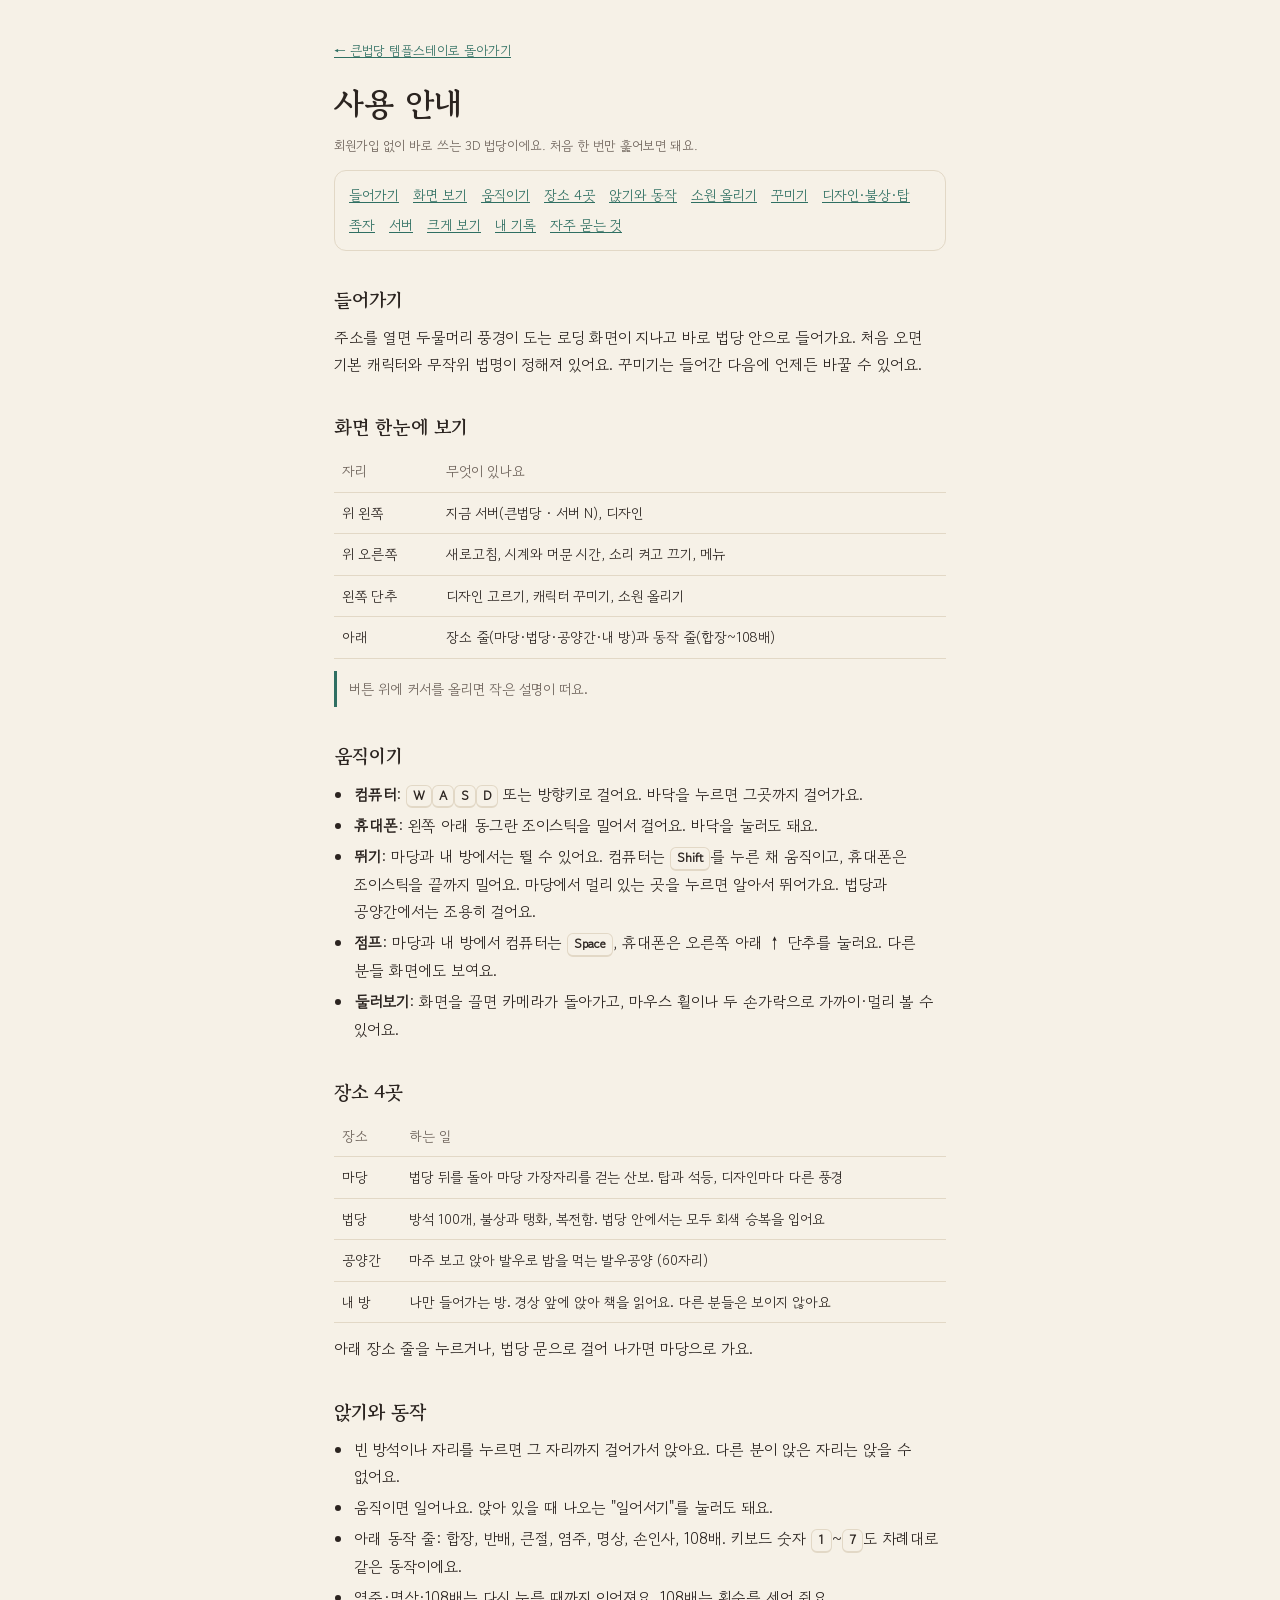
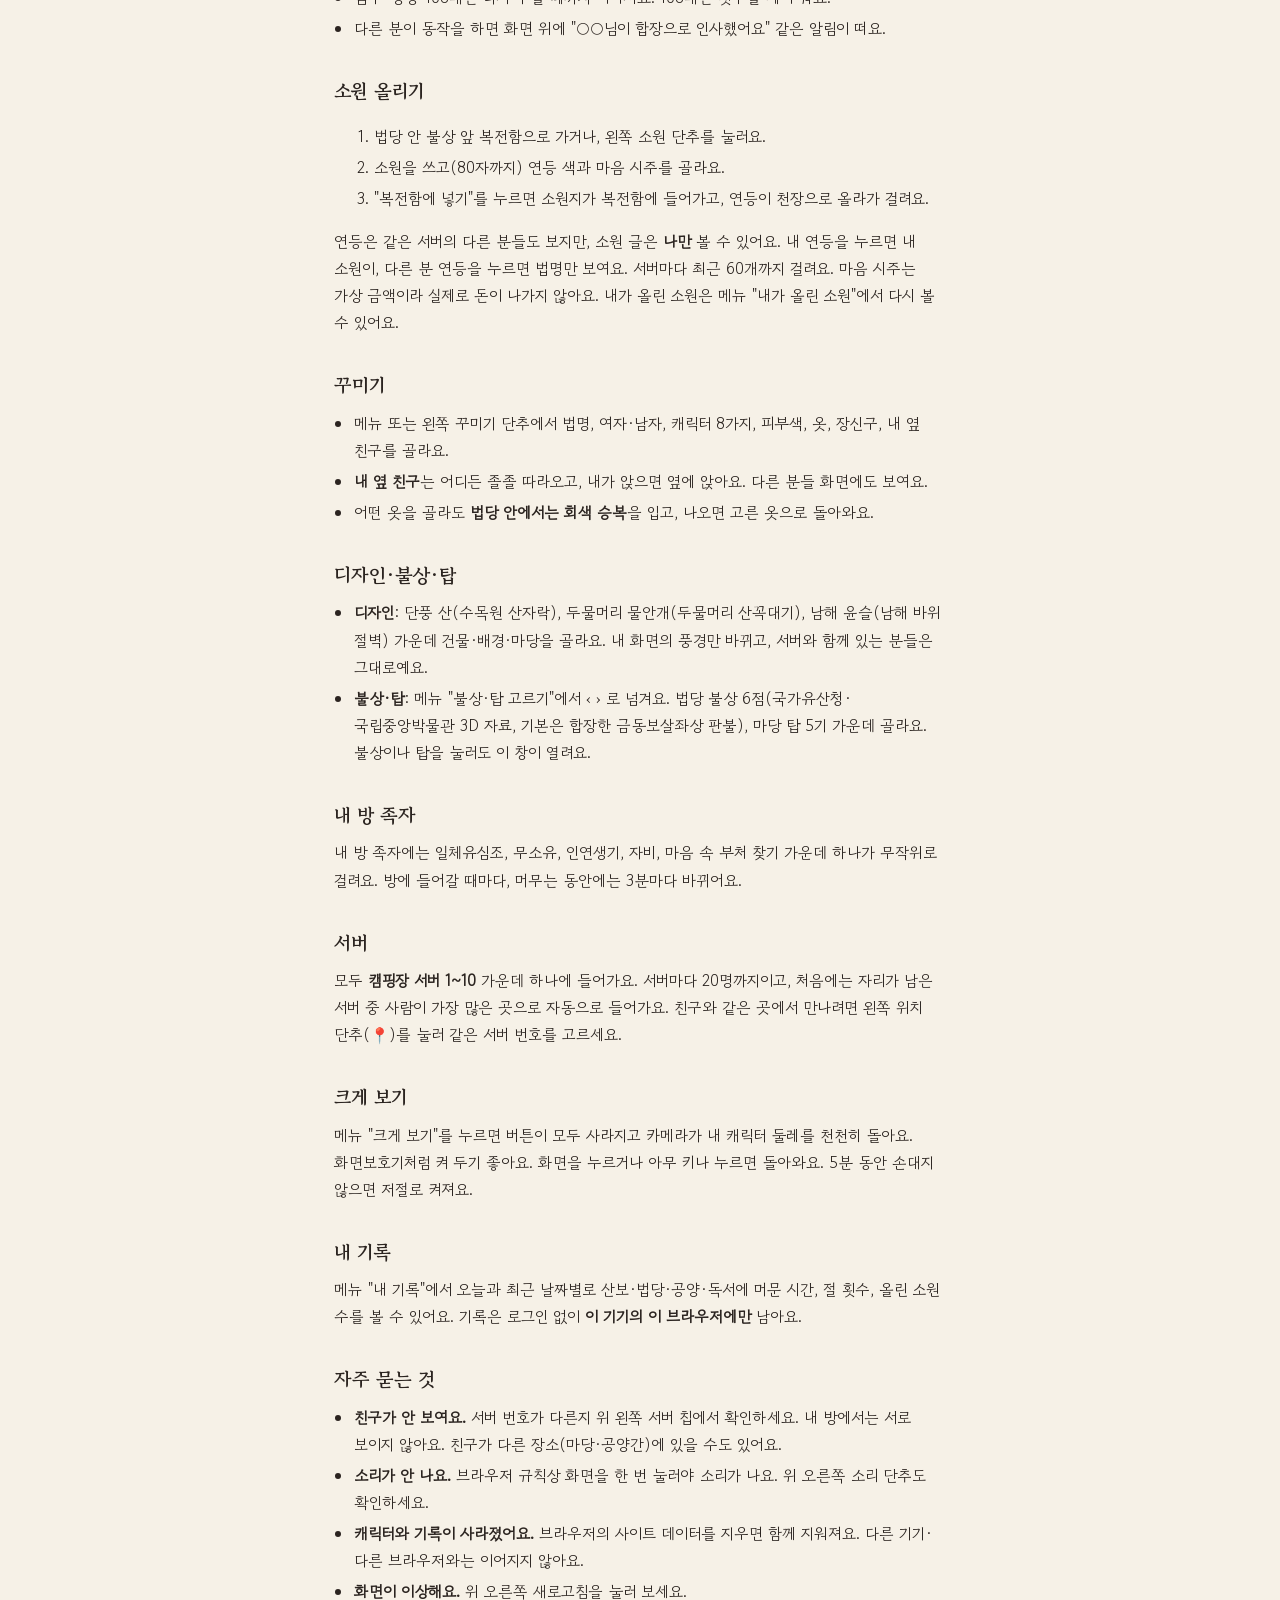
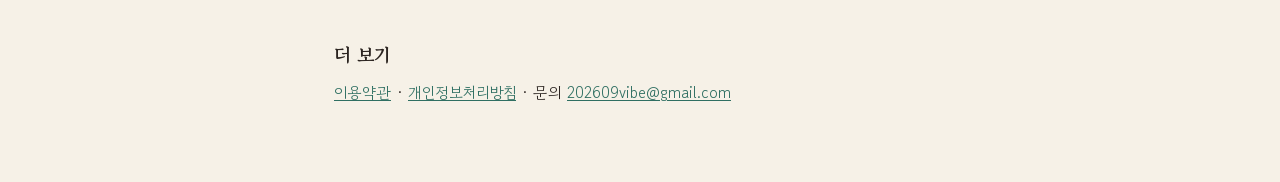
<file: guide.html>
<!doctype html>
<html lang="ko">
<head>
<meta charset="utf-8">
<meta name="viewport" content="width=device-width, initial-scale=1">
<title>사용 안내 · 큰법당 템플스테이</title>
<meta name="description" content="큰법당 템플스테이 쓰는 법: 움직이기, 앉기와 동작, 소원 올리기, 꾸미기">
<link rel="icon" type="image/svg+xml" href="favicon.svg">
<link rel="icon" type="image/png" sizes="32x32" href="icon-32.png">
<link rel="stylesheet" href="https://fonts.googleapis.com/css2?family=Gowun+Batang:wght@700&family=Gowun+Dodum&display=swap">
<link rel="stylesheet" href="legal.css">
<style>
  .toc { display: flex; flex-wrap: wrap; gap: 6px 14px; padding: 12px 14px; border: 1px solid var(--line); border-radius: 12px; font-size: 14px; }
  .toc a { white-space: nowrap; }
  kbd { display: inline-block; min-width: 1.6em; padding: 0 6px; border: 1px solid var(--line); border-bottom-width: 2px; border-radius: 6px; font: 600 13px/1.6 "Gowun Dodum", sans-serif; text-align: center; }
  .tip { border-left: 3px solid var(--jade); padding: 6px 12px; color: var(--muted); font-size: 14px; }
  td:first-child { white-space: nowrap; }
</style>
</head>
<body>
<main>
  <p class="back"><a href="./">← 큰법당 템플스테이로 돌아가기</a></p>
  <h1>사용 안내</h1>
  <p class="meta">회원가입 없이 바로 쓰는 3D 법당이에요. 처음 한 번만 훑어보면 돼요.</p>

  <nav class="toc" aria-label="차례">
    <a href="#start">들어가기</a><a href="#screen">화면 보기</a><a href="#move">움직이기</a><a href="#places">장소 4곳</a>
    <a href="#sit">앉기와 동작</a><a href="#wish">소원 올리기</a><a href="#look">꾸미기</a>
    <a href="#design">디자인·불상·탑</a><a href="#scroll">족자</a><a href="#server">서버</a><a href="#calm">크게 보기</a>
    <a href="#record">내 기록</a><a href="#faq">자주 묻는 것</a>
  </nav>

  <h2 id="start">들어가기</h2>
  <p>주소를 열면 두물머리 풍경이 도는 로딩 화면이 지나고 바로 법당 안으로 들어가요. 처음 오면 기본 캐릭터와 무작위 법명이 정해져 있어요. 꾸미기는 들어간 다음에 언제든 바꿀 수 있어요.</p>

  <h2 id="screen">화면 한눈에 보기</h2>
  <table>
    <thead><tr><th>자리</th><th>무엇이 있나요</th></tr></thead>
    <tbody>
      <tr><td>위 왼쪽</td><td>지금 서버(큰법당 · 서버 N), 디자인</td></tr>
      <tr><td>위 오른쪽</td><td>새로고침, 시계와 머문 시간, 소리 켜고 끄기, 메뉴</td></tr>
      <tr><td>왼쪽 단추</td><td>디자인 고르기, 캐릭터 꾸미기, 소원 올리기</td></tr>
      <tr><td>아래</td><td>장소 줄(마당·법당·공양간·내 방)과 동작 줄(합장~108배)</td></tr>
    </tbody>
  </table>
  <p class="tip">버튼 위에 커서를 올리면 작은 설명이 떠요.</p>

  <h2 id="move">움직이기</h2>
  <ul>
    <li><b>컴퓨터</b>: <kbd>W</kbd><kbd>A</kbd><kbd>S</kbd><kbd>D</kbd> 또는 방향키로 걸어요. 바닥을 누르면 그곳까지 걸어가요.</li>
    <li><b>휴대폰</b>: 왼쪽 아래 동그란 조이스틱을 밀어서 걸어요. 바닥을 눌러도 돼요.</li>
    <li><b>뛰기</b>: 마당과 내 방에서는 뛸 수 있어요. 컴퓨터는 <kbd>Shift</kbd>를 누른 채 움직이고, 휴대폰은 조이스틱을 끝까지 밀어요. 마당에서 멀리 있는 곳을 누르면 알아서 뛰어가요. 법당과 공양간에서는 조용히 걸어요.</li>
    <li><b>점프</b>: 마당과 내 방에서 컴퓨터는 <kbd>Space</kbd>, 휴대폰은 오른쪽 아래 ↑ 단추를 눌러요. 다른 분들 화면에도 보여요.</li>
    <li><b>둘러보기</b>: 화면을 끌면 카메라가 돌아가고, 마우스 휠이나 두 손가락으로 가까이·멀리 볼 수 있어요.</li>
  </ul>

  <h2 id="places">장소 4곳</h2>
  <table>
    <thead><tr><th>장소</th><th>하는 일</th></tr></thead>
    <tbody>
      <tr><td>마당</td><td>법당 뒤를 돌아 마당 가장자리를 걷는 산보. 탑과 석등, 디자인마다 다른 풍경</td></tr>
      <tr><td>법당</td><td>방석 100개, 불상과 탱화, 복전함. 법당 안에서는 모두 회색 승복을 입어요</td></tr>
      <tr><td>공양간</td><td>마주 보고 앉아 발우로 밥을 먹는 발우공양 (60자리)</td></tr>
      <tr><td>내 방</td><td>나만 들어가는 방. 경상 앞에 앉아 책을 읽어요. 다른 분들은 보이지 않아요</td></tr>
    </tbody>
  </table>
  <p>아래 장소 줄을 누르거나, 법당 문으로 걸어 나가면 마당으로 가요.</p>

  <h2 id="sit">앉기와 동작</h2>
  <ul>
    <li>빈 방석이나 자리를 누르면 그 자리까지 걸어가서 앉아요. 다른 분이 앉은 자리는 앉을 수 없어요.</li>
    <li>움직이면 일어나요. 앉아 있을 때 나오는 "일어서기"를 눌러도 돼요.</li>
    <li>아래 동작 줄: 합장, 반배, 큰절, 염주, 명상, 손인사, 108배. 키보드 숫자 <kbd>1</kbd>~<kbd>7</kbd>도 차례대로 같은 동작이에요.</li>
    <li>염주·명상·108배는 다시 누를 때까지 이어져요. 108배는 횟수를 세어 줘요.</li>
    <li>다른 분이 동작을 하면 화면 위에 "○○님이 합장으로 인사했어요" 같은 알림이 떠요.</li>
  </ul>

  <h2 id="wish">소원 올리기</h2>
  <ol>
    <li>법당 안 불상 앞 복전함으로 가거나, 왼쪽 소원 단추를 눌러요.</li>
    <li>소원을 쓰고(80자까지) 연등 색과 마음 시주를 골라요.</li>
    <li>"복전함에 넣기"를 누르면 소원지가 복전함에 들어가고, 연등이 천장으로 올라가 걸려요.</li>
  </ol>
  <p>연등은 같은 서버의 다른 분들도 보지만, 소원 글은 <b>나만</b> 볼 수 있어요. 내 연등을 누르면 내 소원이, 다른 분 연등을 누르면 법명만 보여요. 서버마다 최근 60개까지 걸려요. 마음 시주는 가상 금액이라 실제로 돈이 나가지 않아요. 내가 올린 소원은 메뉴 "내가 올린 소원"에서 다시 볼 수 있어요.</p>

  <h2 id="look">꾸미기</h2>
  <ul>
    <li>메뉴 또는 왼쪽 꾸미기 단추에서 법명, 여자·남자, 캐릭터 8가지, 피부색, 옷, 장신구, 내 옆 친구를 골라요.</li>
    <li><b>내 옆 친구</b>는 어디든 졸졸 따라오고, 내가 앉으면 옆에 앉아요. 다른 분들 화면에도 보여요.</li>
    <li>어떤 옷을 골라도 <b>법당 안에서는 회색 승복</b>을 입고, 나오면 고른 옷으로 돌아와요.</li>
  </ul>

  <h2 id="design">디자인·불상·탑</h2>
  <ul>
    <li><b>디자인</b>: 단풍 산(수목원 산자락), 두물머리 물안개(두물머리 산꼭대기), 남해 윤슬(남해 바위 절벽) 가운데 건물·배경·마당을 골라요. 내 화면의 풍경만 바뀌고, 서버와 함께 있는 분들은 그대로예요.</li>
    <li><b>불상·탑</b>: 메뉴 "불상·탑 고르기"에서 ‹ › 로 넘겨요. 법당 불상 6점(국가유산청·국립중앙박물관 3D 자료, 기본은 합장한 금동보살좌상 판불), 마당 탑 5기 가운데 골라요. 불상이나 탑을 눌러도 이 창이 열려요.</li>
  </ul>

  <h2 id="scroll">내 방 족자</h2>
  <p>내 방 족자에는 일체유심조, 무소유, 인연생기, 자비, 마음 속 부처 찾기 가운데 하나가 무작위로 걸려요. 방에 들어갈 때마다, 머무는 동안에는 3분마다 바뀌어요.</p>

  <h2 id="server">서버</h2>
  <p>모두 <b>캠핑장 서버 1~10</b> 가운데 하나에 들어가요. 서버마다 20명까지이고, 처음에는 자리가 남은 서버 중 사람이 가장 많은 곳으로 자동으로 들어가요. 친구와 같은 곳에서 만나려면 왼쪽 위치 단추(📍)를 눌러 같은 서버 번호를 고르세요.</p>

  <h2 id="calm">크게 보기</h2>
  <p>메뉴 "크게 보기"를 누르면 버튼이 모두 사라지고 카메라가 내 캐릭터 둘레를 천천히 돌아요. 화면보호기처럼 켜 두기 좋아요. 화면을 누르거나 아무 키나 누르면 돌아와요. 5분 동안 손대지 않으면 저절로 켜져요.</p>

  <h2 id="record">내 기록</h2>
  <p>메뉴 "내 기록"에서 오늘과 최근 날짜별로 산보·법당·공양·독서에 머문 시간, 절 횟수, 올린 소원 수를 볼 수 있어요. 기록은 로그인 없이 <b>이 기기의 이 브라우저에만</b> 남아요.</p>

  <h2 id="faq">자주 묻는 것</h2>
  <ul>
    <li><b>친구가 안 보여요.</b> 서버 번호가 다른지 위 왼쪽 서버 칩에서 확인하세요. 내 방에서는 서로 보이지 않아요. 친구가 다른 장소(마당·공양간)에 있을 수도 있어요.</li>
    <li><b>소리가 안 나요.</b> 브라우저 규칙상 화면을 한 번 눌러야 소리가 나요. 위 오른쪽 소리 단추도 확인하세요.</li>
    <li><b>캐릭터와 기록이 사라졌어요.</b> 브라우저의 사이트 데이터를 지우면 함께 지워져요. 다른 기기·다른 브라우저와는 이어지지 않아요.</li>
    <li><b>화면이 이상해요.</b> 위 오른쪽 새로고침을 눌러 보세요.</li>
  </ul>

  <h2>더 보기</h2>
  <p><a href="terms.html">이용약관</a> · <a href="privacy.html">개인정보처리방침</a> · 문의 <a href="mailto:202609vibe@gmail.com">202609vibe@gmail.com</a></p>
</main>
</body>
</html>
</file>
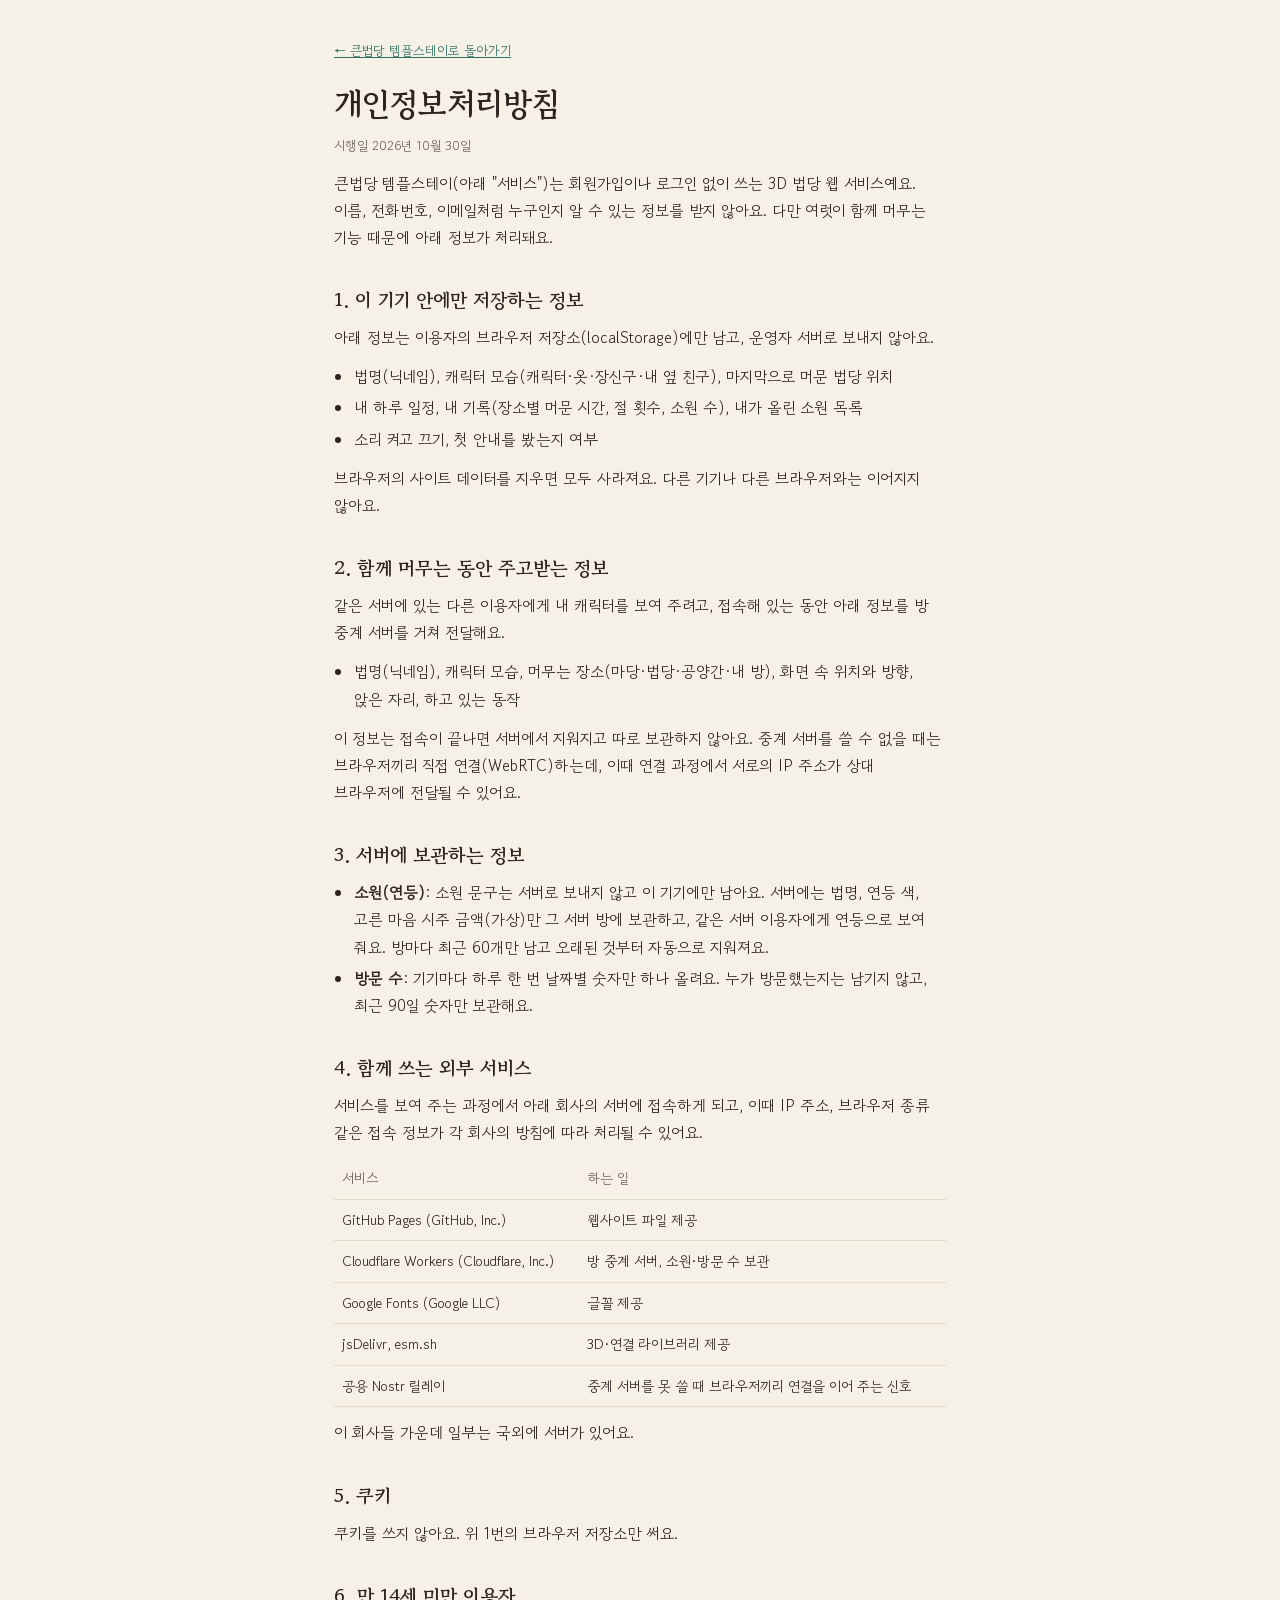
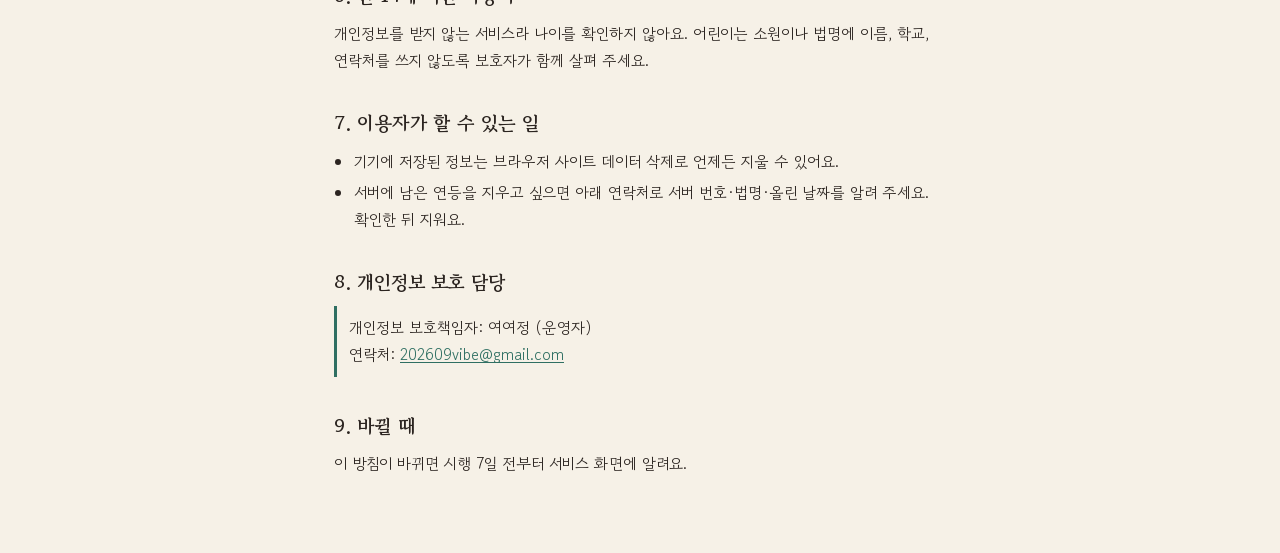
<file: privacy.html>
<!doctype html>
<html lang="ko">
<head>
<meta charset="utf-8">
<meta name="viewport" content="width=device-width, initial-scale=1">
<title>개인정보처리방침 · 큰법당 템플스테이</title>
<link rel="stylesheet" href="https://fonts.googleapis.com/css2?family=Gowun+Batang:wght@700&family=Gowun+Dodum&display=swap">
<link rel="stylesheet" href="legal.css">
</head>
<body>
<main>
  <p class="back"><a href="./">← 큰법당 템플스테이로 돌아가기</a></p>
  <h1>개인정보처리방침</h1>
  <p class="meta">시행일 2026년 10월 30일</p>
  <p>큰법당 템플스테이(아래 "서비스")는 회원가입이나 로그인 없이 쓰는 3D 법당 웹 서비스예요. 이름, 전화번호, 이메일처럼 누구인지 알 수 있는 정보를 받지 않아요. 다만 여럿이 함께 머무는 기능 때문에 아래 정보가 처리돼요.</p>

  <h2>1. 이 기기 안에만 저장하는 정보</h2>
  <p>아래 정보는 이용자의 브라우저 저장소(localStorage)에만 남고, 운영자 서버로 보내지 않아요.</p>
  <ul>
    <li>법명(닉네임), 캐릭터 모습(캐릭터·옷·장신구·내 옆 친구), 마지막으로 머문 법당 위치</li>
    <li>내 하루 일정, 내 기록(장소별 머문 시간, 절 횟수, 소원 수), 내가 올린 소원 목록</li>
    <li>소리 켜고 끄기, 첫 안내를 봤는지 여부</li>
  </ul>
  <p>브라우저의 사이트 데이터를 지우면 모두 사라져요. 다른 기기나 다른 브라우저와는 이어지지 않아요.</p>

  <h2>2. 함께 머무는 동안 주고받는 정보</h2>
  <p>같은 서버에 있는 다른 이용자에게 내 캐릭터를 보여 주려고, 접속해 있는 동안 아래 정보를 방 중계 서버를 거쳐 전달해요.</p>
  <ul>
    <li>법명(닉네임), 캐릭터 모습, 머무는 장소(마당·법당·공양간·내 방), 화면 속 위치와 방향, 앉은 자리, 하고 있는 동작</li>
  </ul>
  <p>이 정보는 접속이 끝나면 서버에서 지워지고 따로 보관하지 않아요. 중계 서버를 쓸 수 없을 때는 브라우저끼리 직접 연결(WebRTC)하는데, 이때 연결 과정에서 서로의 IP 주소가 상대 브라우저에 전달될 수 있어요.</p>

  <h2>3. 서버에 보관하는 정보</h2>
  <ul>
    <li><b>소원(연등)</b>: 소원 문구는 서버로 보내지 않고 이 기기에만 남아요. 서버에는 법명, 연등 색, 고른 마음 시주 금액(가상)만 그 서버 방에 보관하고, 같은 서버 이용자에게 연등으로 보여 줘요. 방마다 최근 60개만 남고 오래된 것부터 자동으로 지워져요.</li>
    <li><b>방문 수</b>: 기기마다 하루 한 번 날짜별 숫자만 하나 올려요. 누가 방문했는지는 남기지 않고, 최근 90일 숫자만 보관해요.</li>
  </ul>

  <h2>4. 함께 쓰는 외부 서비스</h2>
  <p>서비스를 보여 주는 과정에서 아래 회사의 서버에 접속하게 되고, 이때 IP 주소, 브라우저 종류 같은 접속 정보가 각 회사의 방침에 따라 처리될 수 있어요.</p>
  <table>
    <thead><tr><th>서비스</th><th>하는 일</th></tr></thead>
    <tbody>
      <tr><td>GitHub Pages (GitHub, Inc.)</td><td>웹사이트 파일 제공</td></tr>
      <tr><td>Cloudflare Workers (Cloudflare, Inc.)</td><td>방 중계 서버, 소원·방문 수 보관</td></tr>
      <tr><td>Google Fonts (Google LLC)</td><td>글꼴 제공</td></tr>
      <tr><td>jsDelivr, esm.sh</td><td>3D·연결 라이브러리 제공</td></tr>
      <tr><td>공용 Nostr 릴레이</td><td>중계 서버를 못 쓸 때 브라우저끼리 연결을 이어 주는 신호</td></tr>
    </tbody>
  </table>
  <p>이 회사들 가운데 일부는 국외에 서버가 있어요.</p>

  <h2>5. 쿠키</h2>
  <p>쿠키를 쓰지 않아요. 위 1번의 브라우저 저장소만 써요.</p>

  <h2>6. 만 14세 미만 이용자</h2>
  <p>개인정보를 받지 않는 서비스라 나이를 확인하지 않아요. 어린이는 소원이나 법명에 이름, 학교, 연락처를 쓰지 않도록 보호자가 함께 살펴 주세요.</p>

  <h2>7. 이용자가 할 수 있는 일</h2>
  <ul>
    <li>기기에 저장된 정보는 브라우저 사이트 데이터 삭제로 언제든 지울 수 있어요.</li>
    <li>서버에 남은 연등을 지우고 싶으면 아래 연락처로 서버 번호·법명·올린 날짜를 알려 주세요. 확인한 뒤 지워요.</li>
  </ul>

  <h2>8. 개인정보 보호 담당</h2>
  <p class="contact">개인정보 보호책임자: 여여정 (운영자)<br>연락처: <a href="mailto:202609vibe@gmail.com">202609vibe@gmail.com</a></p>

  <h2>9. 바뀔 때</h2>
  <p>이 방침이 바뀌면 시행 7일 전부터 서비스 화면에 알려요.</p>
</main>
</body>
</html>
</file>
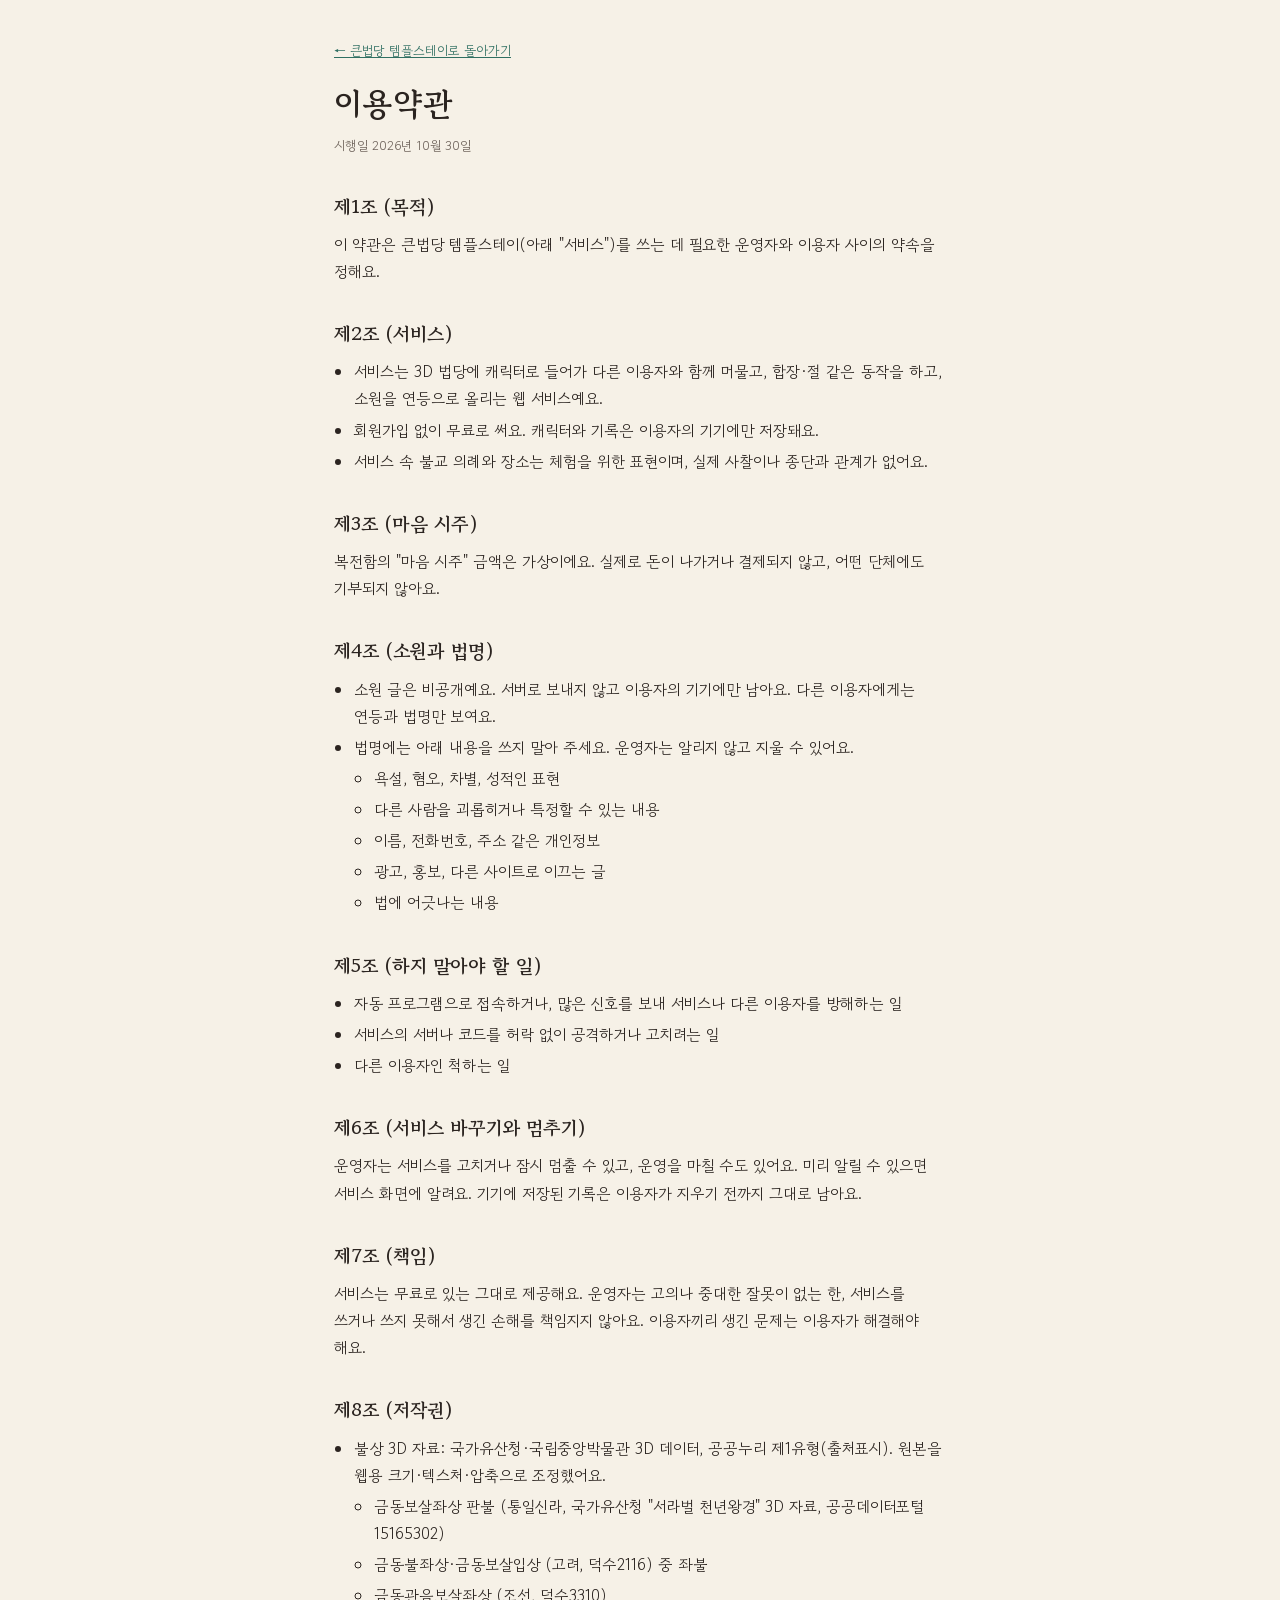
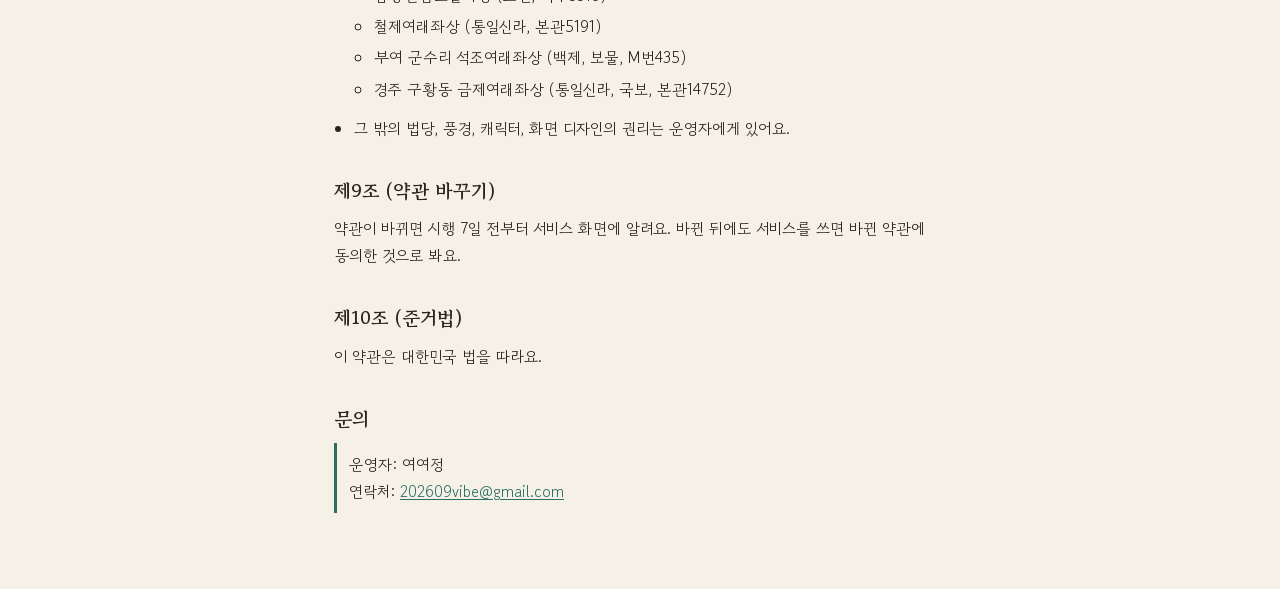
<file: terms.html>
<!doctype html>
<html lang="ko">
<head>
<meta charset="utf-8">
<meta name="viewport" content="width=device-width, initial-scale=1">
<title>이용약관 · 큰법당 템플스테이</title>
<link rel="stylesheet" href="https://fonts.googleapis.com/css2?family=Gowun+Batang:wght@700&family=Gowun+Dodum&display=swap">
<link rel="stylesheet" href="legal.css">
</head>
<body>
<main>
  <p class="back"><a href="./">← 큰법당 템플스테이로 돌아가기</a></p>
  <h1>이용약관</h1>
  <p class="meta">시행일 2026년 10월 30일</p>

  <h2>제1조 (목적)</h2>
  <p>이 약관은 큰법당 템플스테이(아래 "서비스")를 쓰는 데 필요한 운영자와 이용자 사이의 약속을 정해요.</p>

  <h2>제2조 (서비스)</h2>
  <ul>
    <li>서비스는 3D 법당에 캐릭터로 들어가 다른 이용자와 함께 머물고, 합장·절 같은 동작을 하고, 소원을 연등으로 올리는 웹 서비스예요.</li>
    <li>회원가입 없이 무료로 써요. 캐릭터와 기록은 이용자의 기기에만 저장돼요.</li>
    <li>서비스 속 불교 의례와 장소는 체험을 위한 표현이며, 실제 사찰이나 종단과 관계가 없어요.</li>
  </ul>

  <h2>제3조 (마음 시주)</h2>
  <p>복전함의 "마음 시주" 금액은 가상이에요. 실제로 돈이 나가거나 결제되지 않고, 어떤 단체에도 기부되지 않아요.</p>

  <h2>제4조 (소원과 법명)</h2>
  <ul>
    <li>소원 글은 비공개예요. 서버로 보내지 않고 이용자의 기기에만 남아요. 다른 이용자에게는 연등과 법명만 보여요.</li>
    <li>법명에는 아래 내용을 쓰지 말아 주세요. 운영자는 알리지 않고 지울 수 있어요.
      <ul>
        <li>욕설, 혐오, 차별, 성적인 표현</li>
        <li>다른 사람을 괴롭히거나 특정할 수 있는 내용</li>
        <li>이름, 전화번호, 주소 같은 개인정보</li>
        <li>광고, 홍보, 다른 사이트로 이끄는 글</li>
        <li>법에 어긋나는 내용</li>
      </ul>
    </li>
  </ul>

  <h2>제5조 (하지 말아야 할 일)</h2>
  <ul>
    <li>자동 프로그램으로 접속하거나, 많은 신호를 보내 서비스나 다른 이용자를 방해하는 일</li>
    <li>서비스의 서버나 코드를 허락 없이 공격하거나 고치려는 일</li>
    <li>다른 이용자인 척하는 일</li>
  </ul>

  <h2>제6조 (서비스 바꾸기와 멈추기)</h2>
  <p>운영자는 서비스를 고치거나 잠시 멈출 수 있고, 운영을 마칠 수도 있어요. 미리 알릴 수 있으면 서비스 화면에 알려요. 기기에 저장된 기록은 이용자가 지우기 전까지 그대로 남아요.</p>

  <h2>제7조 (책임)</h2>
  <p>서비스는 무료로 있는 그대로 제공해요. 운영자는 고의나 중대한 잘못이 없는 한, 서비스를 쓰거나 쓰지 못해서 생긴 손해를 책임지지 않아요. 이용자끼리 생긴 문제는 이용자가 해결해야 해요.</p>

  <h2>제8조 (저작권)</h2>
  <ul>
    <li>불상 3D 자료: 국가유산청·국립중앙박물관 3D 데이터, 공공누리 제1유형(출처표시). 원본을 웹용 크기·텍스처·압축으로 조정했어요.
      <ul>
        <li>금동보살좌상 판불 (통일신라, 국가유산청 "서라벌 천년왕경" 3D 자료, 공공데이터포털 15165302)</li>
        <li>금동불좌상·금동보살입상 (고려, 덕수2116) 중 좌불</li>
        <li>금동관음보살좌상 (조선, 덕수3310)</li>
        <li>철제여래좌상 (통일신라, 본관5191)</li>
        <li>부여 군수리 석조여래좌상 (백제, 보물, M번435)</li>
        <li>경주 구황동 금제여래좌상 (통일신라, 국보, 본관14752)</li>
      </ul>
    </li>
    <li>그 밖의 법당, 풍경, 캐릭터, 화면 디자인의 권리는 운영자에게 있어요.</li>
  </ul>

  <h2>제9조 (약관 바꾸기)</h2>
  <p>약관이 바뀌면 시행 7일 전부터 서비스 화면에 알려요. 바뀐 뒤에도 서비스를 쓰면 바뀐 약관에 동의한 것으로 봐요.</p>

  <h2>제10조 (준거법)</h2>
  <p>이 약관은 대한민국 법을 따라요.</p>

  <h2>문의</h2>
  <p class="contact">운영자: 여여정<br>연락처: <a href="mailto:202609vibe@gmail.com">202609vibe@gmail.com</a></p>
</main>
</body>
</html>
</file>
<file: legal.css>
/* 이용약관·개인정보처리방침 공용: 한지 바탕에 읽기 편한 한 줄 폭 */
:root { --bg: #f6f1e7; --fg: #2b2420; --muted: #6d625a; --line: #e2d8c6; --jade: #2f6f62; --gold: #b98a32; color-scheme: light; }
@media (prefers-color-scheme: dark) { :root { --bg: #1d1916; --fg: #efe7da; --muted: #b3a797; --line: #3d352e; --jade: #6fb5a5; --gold: #d9b066; color-scheme: dark; } }
* { box-sizing: border-box; }
body { margin: 0; background: var(--bg); color: var(--fg); font: 15.5px/1.75 "Gowun Dodum", "Apple SD Gothic Neo", "Malgun Gothic", sans-serif; word-break: keep-all; padding: 40px max(16px, env(safe-area-inset-right)) 64px max(16px, env(safe-area-inset-left)); }
main { max-width: 68ch; margin: 0 auto; }
h1 { font-family: "Gowun Batang", serif; font-size: 32px; margin: 8px 0 4px; }
h2 { font-family: "Gowun Batang", serif; font-size: 19px; margin: 32px 0 8px; }
p, ul, table { margin: 0 0 12px; }
ul { padding-left: 20px; }
li { margin: 4px 0; }
a { color: var(--jade); }
.meta, .back { color: var(--muted); font-size: 13px; }
table { width: 100%; border-collapse: collapse; font-size: 14px; }
th, td { text-align: left; padding: 8px; border-bottom: 1px solid var(--line); vertical-align: top; }
th { color: var(--muted); font-weight: 400; }
.contact { border-left: 3px solid var(--jade); padding: 8px 12px; }
</file>
